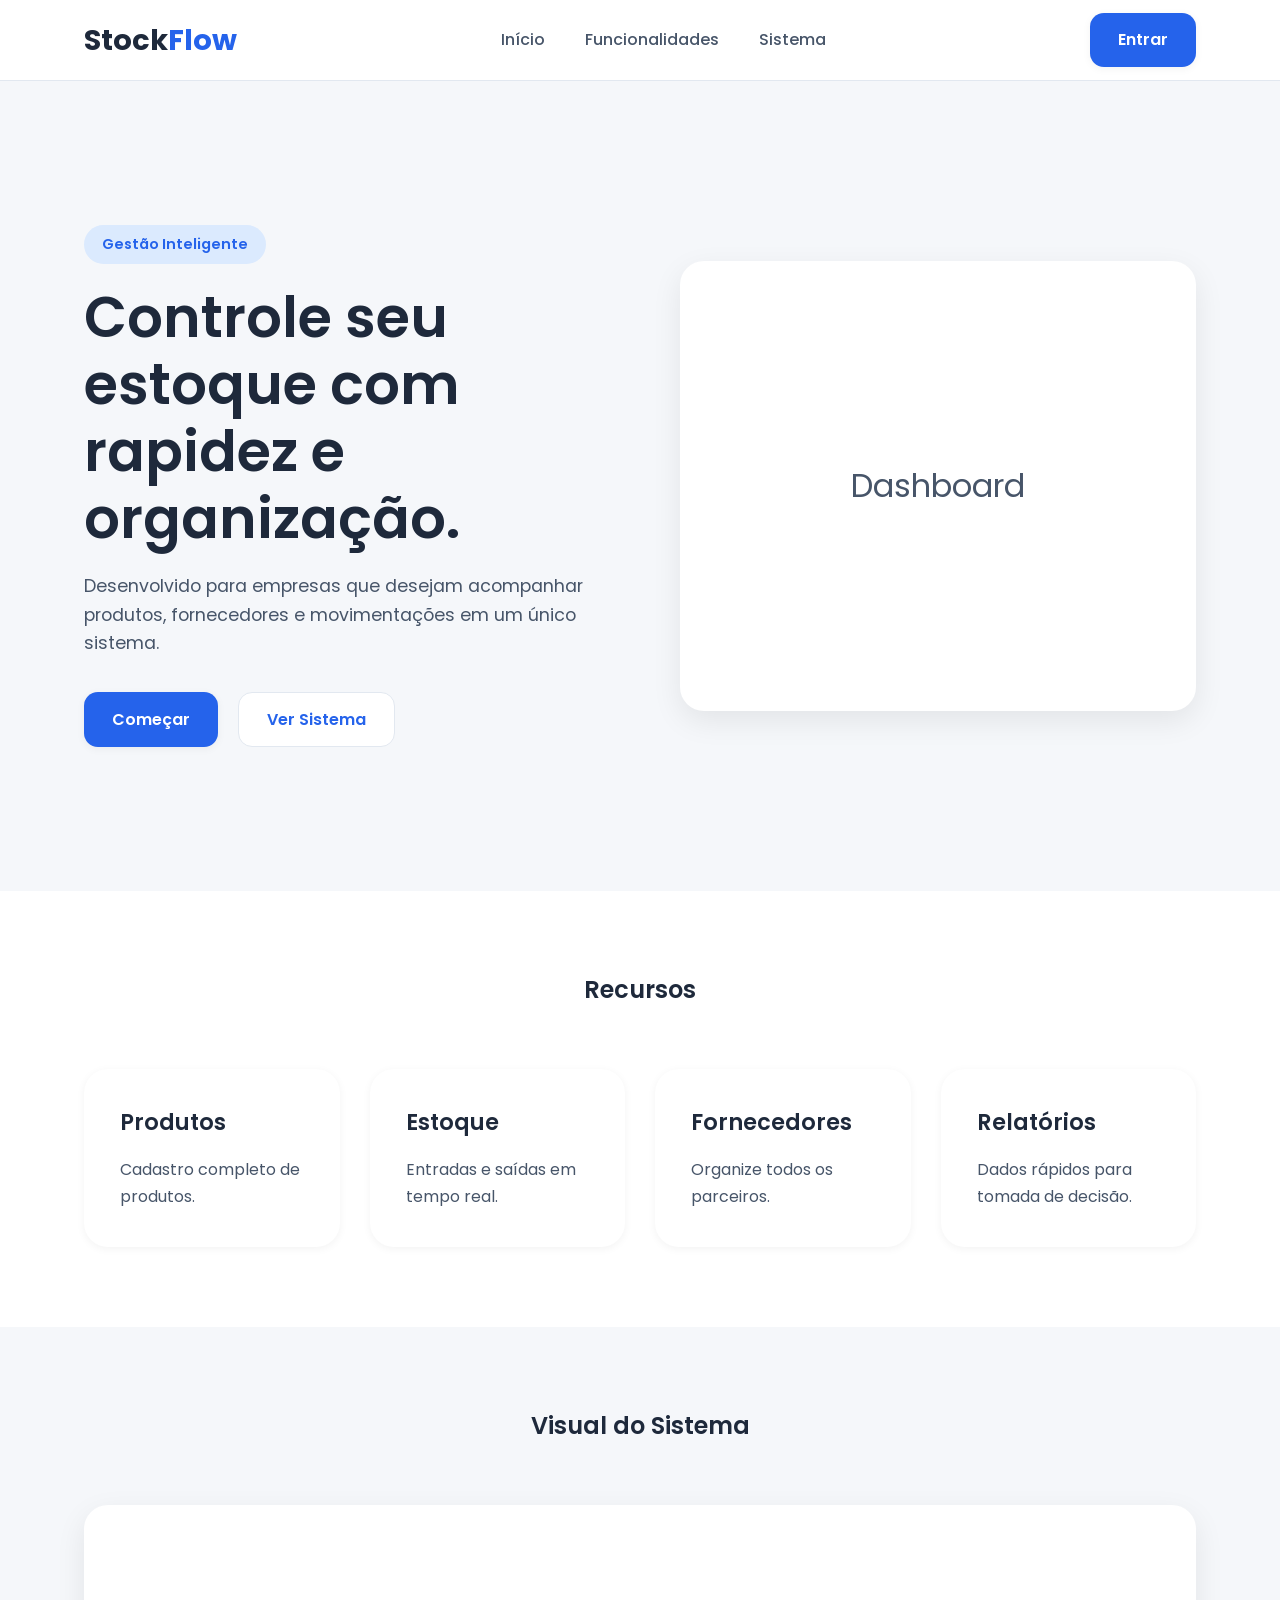
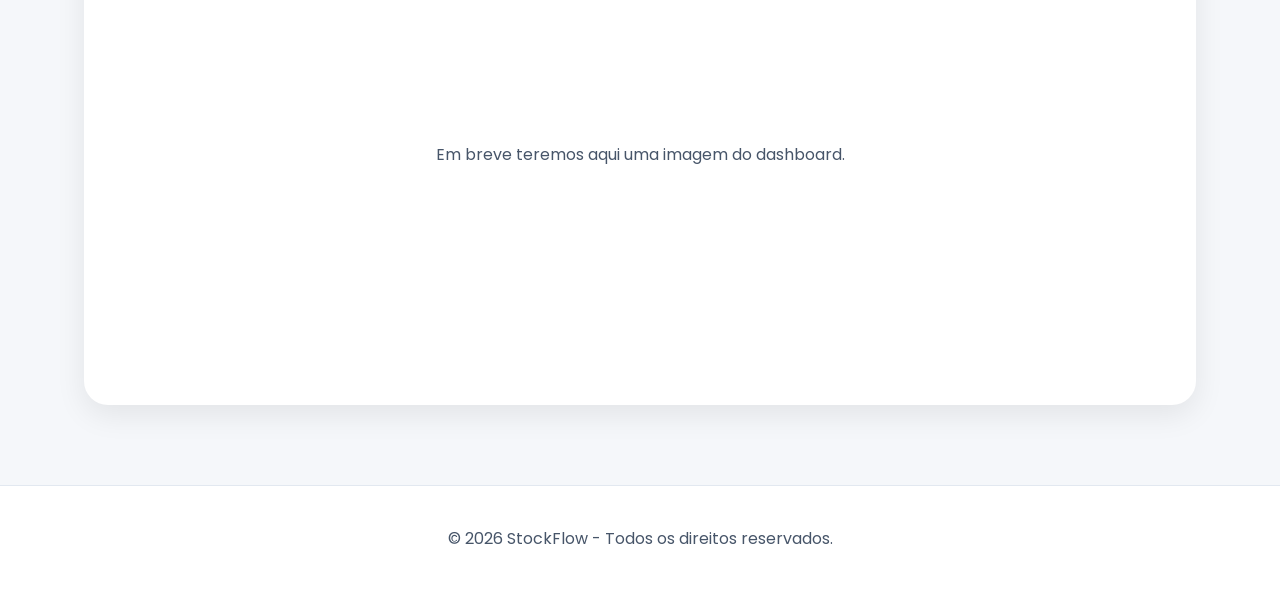
<file: index.html>
<!DOCTYPE html>
<html lang="pt-BR">

<head>

    <meta charset="UTF-8">

    <meta name="viewport" content="width=device-width, initial-scale=1.0">

    <meta
        name="description"
        content="StockFlow - Sistema de gerenciamento de estoque moderno."
    >

    <title>StockFlow</title>

    <link rel="preconnect" href="https://fonts.googleapis.com">

    <link rel="preconnect" href="https://fonts.gstatic.com" crossorigin>

    <link
        href="https://fonts.googleapis.com/css2?family=Poppins:wght@300;400;500;600;700&display=swap"
        rel="stylesheet"
    >

    <link rel="stylesheet" href="./css/reset.css">

    <link rel="stylesheet" href="./css/variables.css">

    <link rel="stylesheet" href="./css/layout.css">

    <link rel="stylesheet" href="./css/buttons.css">

    <link rel="stylesheet" href="./css/cards.css">

    <link rel="stylesheet" href="./css/style.css">

</head>

<body>

    <header class="header">

        <div class="container">

            <a href="#" class="logo">

                Stock<span>Flow</span>

            </a>

            <nav class="navigation">

                <ul class="menu">

                    <li>

                        <a href="#inicio">

                            Início

                        </a>

                    </li>

                    <li>

                        <a href="#funcionalidades">

                            Funcionalidades

                        </a>

                    </li>

                    <li>

                        <a href="#preview">

                            Sistema

                        </a>

                    </li>

                </ul>

            </nav>

            <a href="#" class="btn btn-primary">

                Entrar

            </a>

        </div>

    </header>

    <main>

        <section
            class="hero"
            id="inicio"
        >

            <div class="container hero-content">

                <div class="hero-text">

                    <span class="tag">

                        Gestão Inteligente

                    </span>

                    <h1>

                        Controle seu estoque com rapidez e organização.

                    </h1>

                    <p>

                        Desenvolvido para empresas que desejam
                        acompanhar produtos, fornecedores e
                        movimentações em um único sistema.

                    </p>

                    <div class="hero-buttons">

                        <a
                            href="#"
                            class="btn btn-primary"
                        >

                            Começar

                        </a>

                        <a
                            href="#preview"
                            class="btn btn-secondary"
                        >

                            Ver Sistema

                        </a>

                    </div>

                </div>

                <div class="hero-image">

                    Dashboard

                </div>

            </div>

        </section>

        <section
            class="features"
            id="funcionalidades"
        >

            <div class="container">

                <h2>

                    Recursos

                </h2>

                <div class="cards">

                    <article class="card">

                        <h3>

                            Produtos

                        </h3>

                        <p>

                            Cadastro completo de produtos.

                        </p>

                    </article>

                    <article class="card">

                        <h3>

                            Estoque

                        </h3>

                        <p>

                            Entradas e saídas em tempo real.

                        </p>

                    </article>

                    <article class="card">

                        <h3>

                            Fornecedores

                        </h3>

                        <p>

                            Organize todos os parceiros.

                        </p>

                    </article>

                    <article class="card">

                        <h3>

                            Relatórios

                        </h3>

                        <p>

                            Dados rápidos para tomada de decisão.

                        </p>

                    </article>

                </div>

            </div>

        </section>

        <section
            class="preview"
            id="preview"
        >

            <div class="container">

                <h2>

                    Visual do Sistema

                </h2>

                <div class="dashboard-preview">

                    Em breve teremos aqui uma imagem do dashboard.

                </div>

            </div>

        </section>

    </main>

    <footer>

        <div class="container">

            <p>

                © 2026 StockFlow -

                Todos os direitos reservados.

            </p>

        </div>

    </footer>

    <script src="./js/main.js"></script>

</body>

</html>
</file>
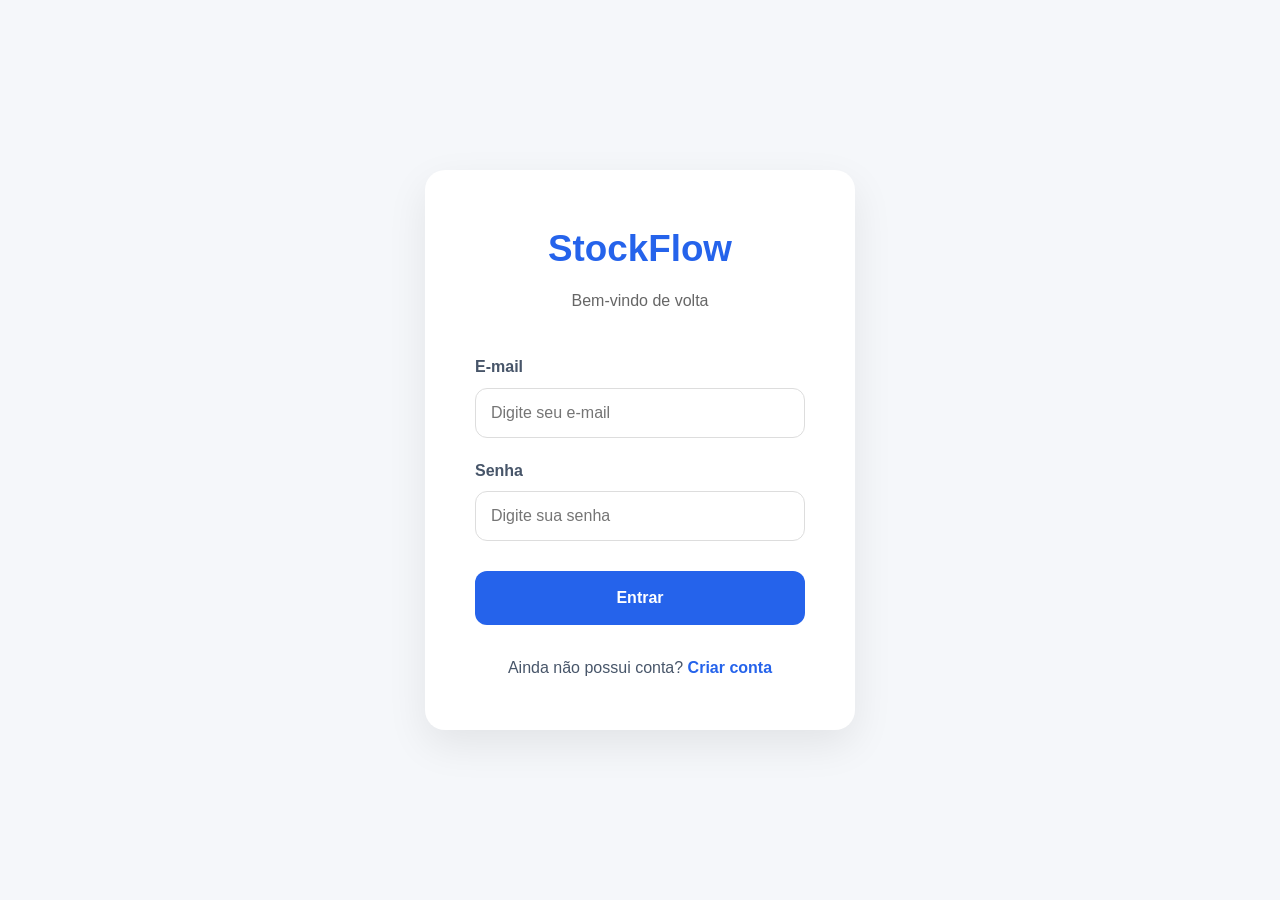
<file: login.html>
<!DOCTYPE html>
<html lang="pt-BR">
<head>
    <meta charset="UTF-8">
    <meta name="viewport" content="width=device-width, initial-scale=1.0">
    <title>Login | StockFlow</title>

    <link rel="stylesheet" href="./css/reset.css">
    <link rel="stylesheet" href="./css/variables.css">
    <link rel="stylesheet" href="./css/style.css">
    <link rel="stylesheet" href="./css/login.css">
</head>
<body>

    <main class="login-page">

        <section class="login-container">

            <header class="login-header">
                <h1>StockFlow</h1>
                <p>Bem-vindo de volta</p>
            </header>

            <form class="login-form">

                <div class="form-group">
                    <label for="email">E-mail</label>
                    <input
                        type="email"
                        id="email"
                        placeholder="Digite seu e-mail"
                        required
                    >
                </div>

                <div class="form-group">
                    <label for="senha">Senha</label>
                    <input
                        type="password"
                        id="senha"
                        placeholder="Digite sua senha"
                        required
                    >
                </div>

                <button type="submit" class="btn btn-primary">
                    Entrar
                </button>

            </form>

            <footer class="login-footer">
                <p>
                    Ainda não possui conta?
                    <a href="#">Criar conta</a>
                </p>
            </footer>

        </section>

    </main>

    <script src="./js/main.js"></script>

</body>
</html>
</file>
<file: css/variables.css>
:root{
    --color-primary:#2563EB;
    --color-primary-dark:#1D4ED8;

    --color-success:#22C55E;
    --color-danger:#EF4444;
    --color-warning:#F59E0B;

    --color-background:#F5F7FA;

    --color-surface:#FFFFFF;

    --color-border:#E2E8F0;

    --color-title:#1E293B;

    --color-text:#475569;


    --font-family:'Poppins',sans-serif;


    --shadow-sm:0 2px 8px rgba(0,0,0,.05);

    --shadow-md:0 10px 30px rgba(0,0,0,.08);

    --shadow-lg:0 20px 50px rgba(0,0,0,.12);


    --radius-sm:8px;

    --radius-md:14px;

    --radius-lg:24px;


    --spacing-xs:8px;

    --spacing-sm:16px;

    --spacing-md:24px;

    --spacing-lg:48px;

    --spacing-xl:80px;


    --container-width:1200px;

}
</file>
<file: css/layout.css>
.container{
    width: 90%;
    max-width: var(--container-width);
    margin: 0 auto;
}

.header{

    width:100%;

    background:var(--color-surface);

    border-bottom:1px solid var(--color-border);

    position:sticky;

    top:0;

    z-index:1000;

}


.header .container{

    display:flex;

    justify-content:space-between;

    align-items:center;

    height:80px;

}

.logo{

    font-size:1.8rem;

    font-weight:700;

    color:var(--color-title);

}

.logo span{

    color:var(--color-primary);

}


.menu{

    display:flex;

    gap:40px;

}


.menu a{

    font-weight:500;

    transition:.3s;

}


.menu a:hover{

    color:var(--color-primary);

}


.hero{

    min-height:90vh;

    display:flex;

    align-items:center;

}


.hero-content{

    display:flex;

    justify-content:space-between;

    align-items:center;

    gap:80px;

}


.hero-text{

    flex:1;

}


.hero-image{

    flex:1;

    background:white;

    height:450px;

    border-radius:var(--radius-lg);

    box-shadow:var(--shadow-md);

    display:flex;

    justify-content:center;

    align-items:center;

    font-size:2rem;

    color:var(--color-text);

}



.hero h1{

    font-size:3.5rem;

    line-height:1.2;

    margin:20px 0;

}


.hero p{

    font-size:1.1rem;

    max-width:550px;

    margin-bottom:35px;

}


.tag{

    display:inline-block;

    padding:8px 18px;

    background:#DBEAFE;

    color:var(--color-primary);

    border-radius:50px;

    font-size:.9rem;

    font-weight:600;

}



.hero-buttons{

    display:flex;

    gap:20px;

}



.features{

    background:white;

}


.features h2{

    text-align:center;

    margin-bottom:60px;

}


.cards{

    display:grid;

    grid-template-columns:repeat(4,1fr);

    gap:30px;

}



.preview h2{

    text-align:center;

    margin-bottom:60px;

}


.dashboard-preview{

    background:white;

    height:500px;

    border-radius:var(--radius-lg);

    box-shadow:var(--shadow-md);

    display:flex;

    justify-content:center;

    align-items:center;

}

footer{

    padding:40px 0;

    text-align:center;

    border-top:1px solid var(--color-border);

    background:white;

}
</file>
<file: css/buttons.css>
/* ===========================
   BOTÃO BASE
=========================== */

.btn{

    display:inline-flex;

    justify-content:center;

    align-items:center;

    padding:14px 28px;

    border-radius:var(--radius-md);

    font-weight:600;

    font-size:1rem;

    transition:.3s ease;

    cursor:pointer;

}

/* ===========================
   BOTÃO PRIMÁRIO
=========================== */

.btn-primary{

    background:var(--color-primary);

    color:white;

    box-shadow:var(--shadow-sm);

}

.btn-primary:hover{

    background:var(--color-primary-dark);

    transform:translateY(-2px);

    box-shadow:var(--shadow-md);

}

/* ===========================
   BOTÃO SECUNDÁRIO
=========================== */

.btn-secondary{

    background:white;

    color:var(--color-primary);

    border:1px solid var(--color-border);

}

.btn-secondary:hover{

    transform:translateY(-2px);

    border-color:var(--color-primary);

    box-shadow:var(--shadow-sm);

}
</file>
<file: css/cards.css>
/* ===========================
   CARD
=========================== */

.card{

    background:var(--color-surface);

    border-radius:var(--radius-lg);

    padding:35px;

    box-shadow:var(--shadow-sm);

    transition:.3s ease;

    border:1px solid transparent;

}

.card:hover{

    transform:translateY(-8px);

    box-shadow:var(--shadow-lg);

    border-color:var(--color-border);

}

.card h3{

    margin-bottom:15px;

    font-size:1.4rem;

}

.card p{

    color:var(--color-text);

    line-height:1.7;

}
</file>
<file: css/style.css>
body{

    font-family:var(--font-family);

    background:var(--color-background);

    color:var(--color-text);

    line-height:1.6;

}

h1,
h2,
h3,
h4,
h5,
h6{

    color:var(--color-title);

    font-weight:600;

}

section{

    padding:var(--spacing-xl) 0;

}

/* ==========================
   CONTAINER PADRÃO
========================== */

.container{

    max-width:1200px;

    margin:0 auto;

    padding:0 20px;

}
</file>
<file: css/login.css>
/* ===========================
   LOGIN PAGE
=========================== */

.login-page{

    min-height:100vh;

    display:flex;

    justify-content:center;

    align-items:center;

    background:#F5F7FA;

    padding:30px;

}

/* ===========================
   LOGIN CARD
=========================== */

.login-container{

    width:100%;

    max-width:430px;

    background:white;

    padding:50px;

    border-radius:20px;

    box-shadow:0 15px 40px rgba(0,0,0,.08);

}


/* ===========================
   HEADER
=========================== */

.login-header{

    text-align:center;

    margin-bottom:40px;

}

.login-header h1{

    font-size:2.3rem;

    color:var(--color-primary);

    margin-bottom:10px;

}

.login-header p{

    color:#666;

}


/* ===========================
   FORM
=========================== */

.login-form{

    display:flex;

    flex-direction:column;

    gap:22px;

}

.form-group{

    display:flex;

    flex-direction:column;

}

.form-group label{

    margin-bottom:8px;

    font-weight:600;

}


/* ===========================
   INPUT
=========================== */

.form-group input{

    height:50px;

    padding:0 15px;

    border:1px solid #DDD;

    border-radius:12px;

    font-size:1rem;

    transition:.3s;

}

.form-group input:focus{

    border-color:var(--color-primary);

    outline:none;

    box-shadow:0 0 0 4px rgba(37,99,235,.15);

}


/* ===========================
   BUTTON
=========================== */

.login-form button{

    margin-top:10px;

}


/* ===========================
   FOOTER
=========================== */

.login-footer{

    margin-top:30px;

    text-align:center;

}

.login-footer a{

    color:var(--color-primary);

    font-weight:600;

}

/* ===========================
   PASSWORD
=========================== */

.password-box{

    position:relative;

}

.password-box input{

    width:100%;

    padding-right:55px;

}

.toggle-password{

    position:absolute;

    right:15px;

    top:50%;

    transform:translateY(-50%);

    background:none;

    border:none;

    cursor:pointer;

    font-size:1.2rem;

    color:#666;

    transition:.3s;

}

.toggle-password:hover{

    color:var(--color-primary);

}

.btn-primary{
    background-color: #2563EB;
    color: white;
    border: none;
    border-radius: 12px;
    padding: 14px 20px;
    font-size: 1rem;
    font-weight: 600;
    cursor: pointer;
    transition: .3s;
    width: 100%;
}

.btn-primary:hover{
    background-color: #1D4ED8;
    box-shadow: 0 4px 12px rgba(37, 99, 235, .6);
}

.login-form{

    display:flex;

    flex-direction:column;

    gap:20px;

}
</file>
